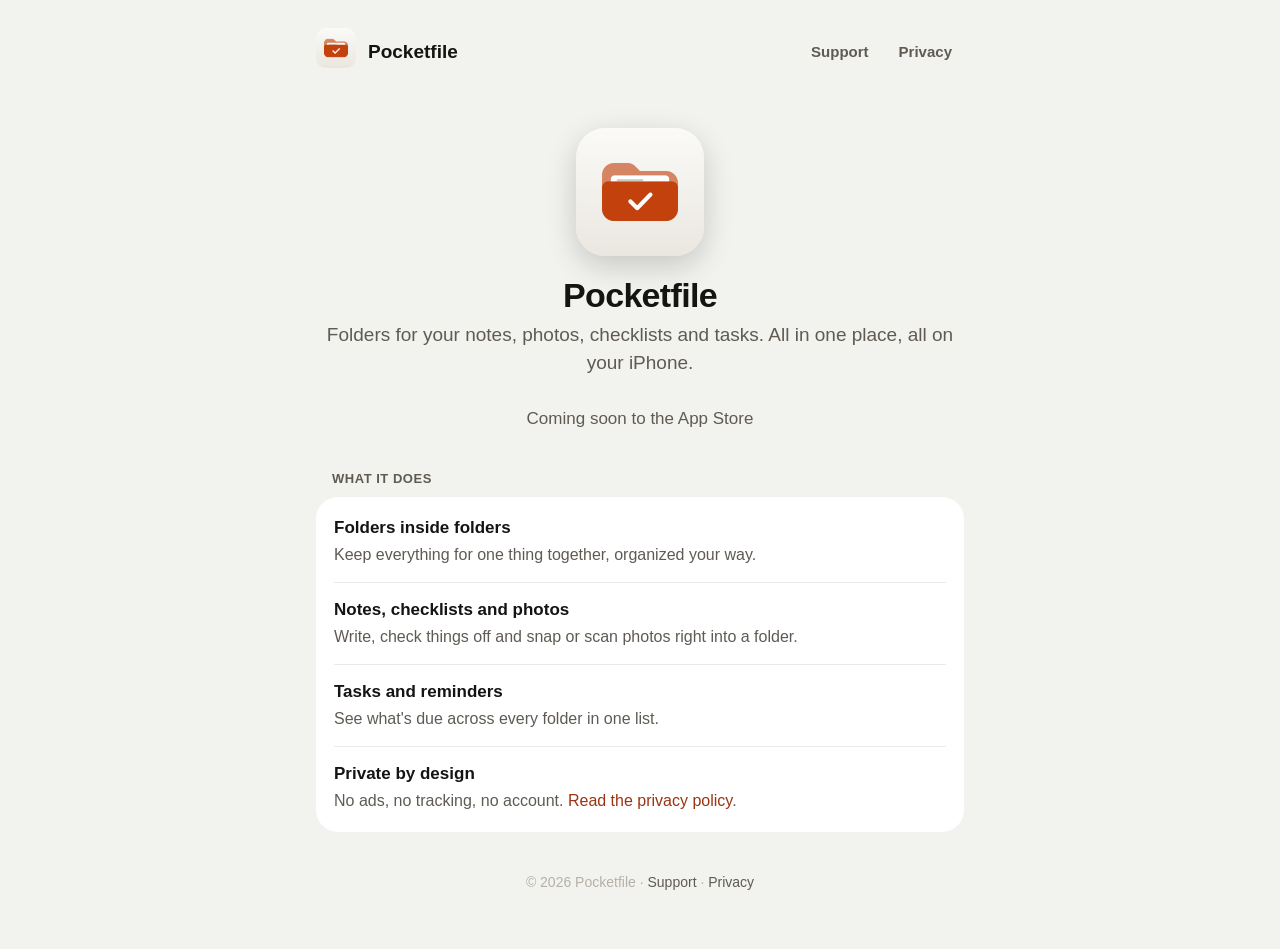
<file: index.html>
<!doctype html><html lang="en"><head><meta charset="utf-8"><meta name="viewport" content="width=device-width, initial-scale=1"><link rel="stylesheet" href="style.css"><link rel="icon" href="favicon.png"><link rel="apple-touch-icon" href="apple-touch-icon.png"><title>Pocketfile</title><meta name="description" content="Folders for your notes, photos, checklists and tasks."></head><body><div class="wrap">
<nav class="nav"><a href="./"><img class="icon-light" src="icon-light.png" alt=""><img class="icon-dark" src="icon-dark.png" alt=""></a><a class="name" href="./">Pocketfile</a>
<div class="links"><a href="support.html">Support</a><a href="privacy.html">Privacy</a></div></nav>
<div class="hero"><img class="icon-light" src="icon-light.png" alt="Pocketfile icon"><img class="icon-dark" src="icon-dark.png" alt="Pocketfile icon">
<h1>Pocketfile</h1><p class="lede">Folders for your notes, photos, checklists and tasks. All in one place, all on your iPhone.</p>
<span class="muted">Coming soon to the App Store</span></div>
<h2>What it does</h2>
<div class="card">
<div class="row"><b>Folders inside folders</b><span>Keep everything for one thing together, organized your way.</span></div>
<div class="row"><b>Notes, checklists and photos</b><span>Write, check things off and snap or scan photos right into a folder.</span></div>
<div class="row"><b>Tasks and reminders</b><span>See what's due across every folder in one list.</span></div>
<div class="row"><b>Private by design</b><span>No ads, no tracking, no account. <a href="privacy.html">Read the privacy policy</a>.</span></div>
</div>
<footer>© 2026 Pocketfile · <a href="support.html">Support</a> · <a href="privacy.html">Privacy</a></footer>
</div></body></html>
</file>
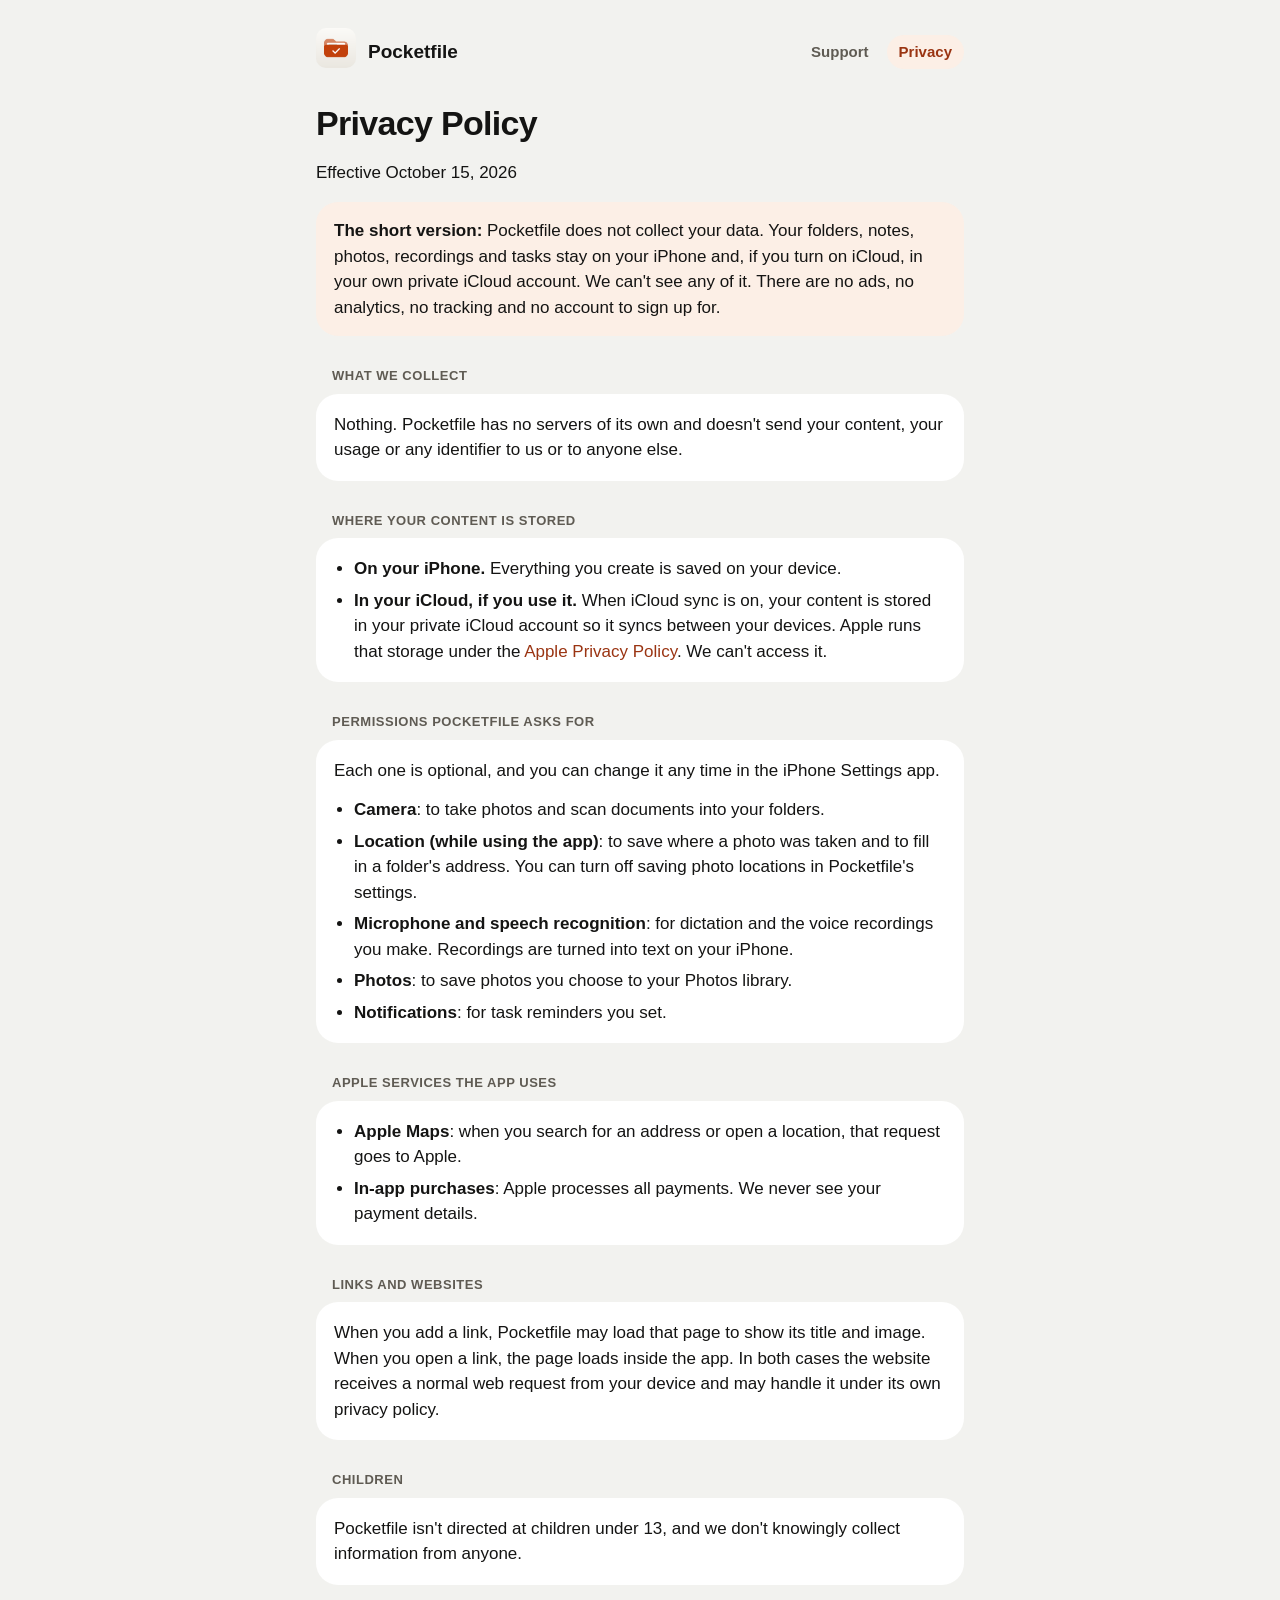
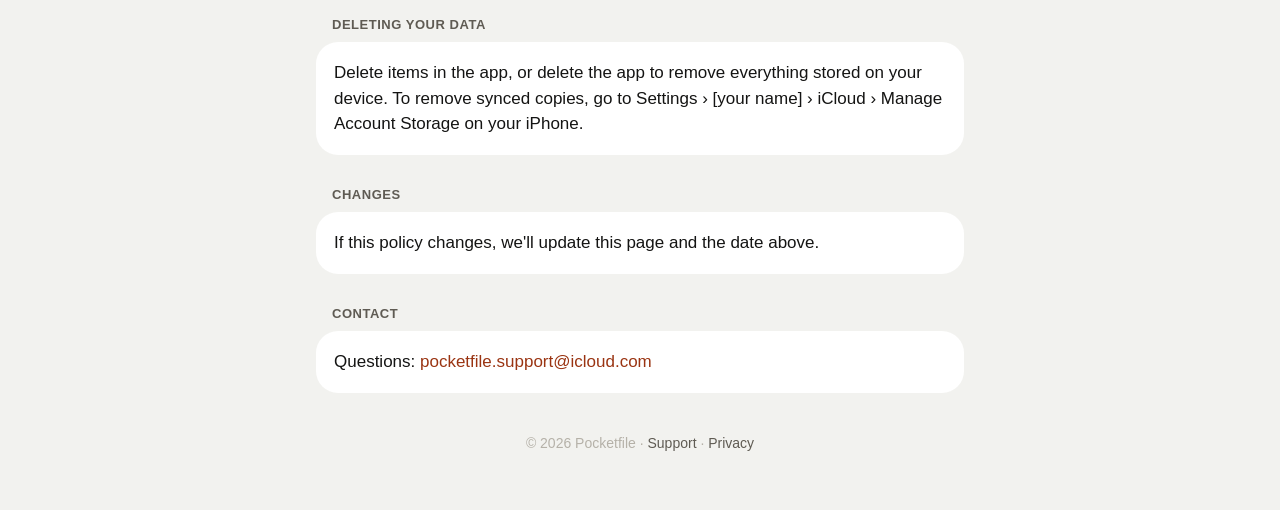
<file: privacy.html>
<!doctype html><html lang="en"><head><meta charset="utf-8"><meta name="viewport" content="width=device-width, initial-scale=1"><link rel="stylesheet" href="style.css"><link rel="icon" href="favicon.png"><link rel="apple-touch-icon" href="apple-touch-icon.png"><title>Pocketfile Privacy Policy</title></head><body><div class="wrap">
<nav class="nav"><a href="./"><img class="icon-light" src="icon-light.png" alt=""><img class="icon-dark" src="icon-dark.png" alt=""></a><a class="name" href="./">Pocketfile</a>
<div class="links"><a href="support.html">Support</a><a href="privacy.html" class="on">Privacy</a></div></nav>

<h1>Privacy Policy</h1><p class=\"lede\">Effective October 15, 2026</p>

<div class="summary"><b>The short version:</b> Pocketfile does not collect your data. Your folders, notes, photos, recordings and tasks stay on your iPhone and, if you turn on iCloud, in your own private iCloud account. We can't see any of it. There are no ads, no analytics, no tracking and no account to sign up for.</div>

<h2>What we collect</h2><div class="card"><p>Nothing. Pocketfile has no servers of its own and doesn't send your content, your usage or any identifier to us or to anyone else.</p></div>
<h2>Where your content is stored</h2><div class="card"><ul>
  <li><strong>On your iPhone.</strong> Everything you create is saved on your device.</li>
  <li><strong>In your iCloud, if you use it.</strong> When iCloud sync is on, your content is stored in your private iCloud account so it syncs between your devices. Apple runs that storage under the <a href="https://www.apple.com/legal/privacy/">Apple Privacy Policy</a>. We can't access it.</li>
</ul></div>
<h2>Permissions Pocketfile asks for</h2><div class="card"><p>Each one is optional, and you can change it any time in the iPhone Settings app.</p>
<ul>
  <li><strong>Camera</strong>: to take photos and scan documents into your folders.</li>
  <li><strong>Location (while using the app)</strong>: to save where a photo was taken and to fill in a folder's address. You can turn off saving photo locations in Pocketfile's settings.</li>
  <li><strong>Microphone and speech recognition</strong>: for dictation and the voice recordings you make. Recordings are turned into text on your iPhone.</li>
  <li><strong>Photos</strong>: to save photos you choose to your Photos library.</li>
  <li><strong>Notifications</strong>: for task reminders you set.</li>
</ul></div>
<h2>Apple services the app uses</h2><div class="card"><ul>
  <li><strong>Apple Maps</strong>: when you search for an address or open a location, that request goes to Apple.</li>
  <li><strong>In-app purchases</strong>: Apple processes all payments. We never see your payment details.</li>
</ul></div>
<h2>Links and websites</h2><div class="card"><p>When you add a link, Pocketfile may load that page to show its title and image. When you open a link, the page loads inside the app. In both cases the website receives a normal web request from your device and may handle it under its own privacy policy.</p></div>
<h2>Children</h2><div class="card"><p>Pocketfile isn't directed at children under 13, and we don't knowingly collect information from anyone.</p></div>
<h2>Deleting your data</h2><div class="card"><p>Delete items in the app, or delete the app to remove everything stored on your device. To remove synced copies, go to Settings › [your name] › iCloud › Manage Account Storage on your iPhone.</p></div>
<h2>Changes</h2><div class="card"><p>If this policy changes, we'll update this page and the date above.</p></div>
<h2>Contact</h2><div class="card"><p>Questions: <a href="mailto:pocketfile.support@icloud.com">pocketfile.support@icloud.com</a></p></div>
<footer>© 2026 Pocketfile · <a href="support.html">Support</a> · <a href="privacy.html">Privacy</a></footer>
</div></body></html>
</file>
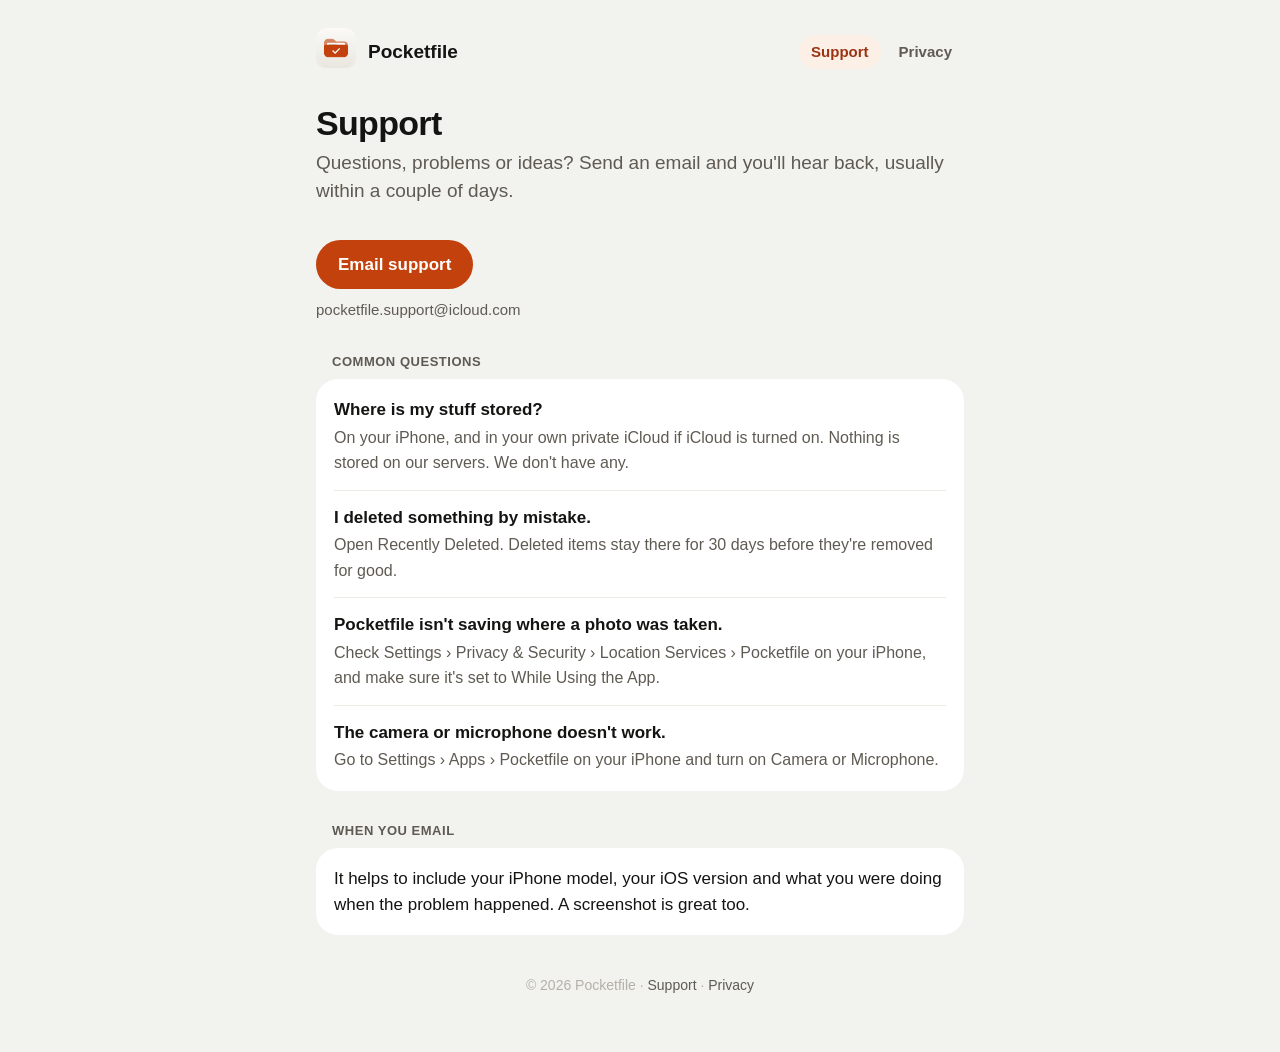
<file: support.html>
<!doctype html><html lang="en"><head><meta charset="utf-8"><meta name="viewport" content="width=device-width, initial-scale=1"><link rel="stylesheet" href="style.css"><link rel="icon" href="favicon.png"><link rel="apple-touch-icon" href="apple-touch-icon.png"><title>Pocketfile Support</title></head><body><div class="wrap">
<nav class="nav"><a href="./"><img class="icon-light" src="icon-light.png" alt=""><img class="icon-dark" src="icon-dark.png" alt=""></a><a class="name" href="./">Pocketfile</a>
<div class="links"><a href="support.html" class="on">Support</a><a href="privacy.html">Privacy</a></div></nav>
<h1>Support</h1><p class="lede">Questions, problems or ideas? Send an email and you'll hear back, usually within a couple of days.</p>
<a class="btn" href="mailto:pocketfile.support@icloud.com?subject=Pocketfile%20support">Email support</a>
<p class="muted" style="margin-top:10px;font-size:15px">pocketfile.support@icloud.com</p>
<h2>Common questions</h2>
<div class="card">
<div class="row"><b>Where is my stuff stored?</b><span>On your iPhone, and in your own private iCloud if iCloud is turned on. Nothing is stored on our servers. We don't have any.</span></div>
<div class="row"><b>I deleted something by mistake.</b><span>Open Recently Deleted. Deleted items stay there for 30 days before they're removed for good.</span></div>
<div class="row"><b>Pocketfile isn't saving where a photo was taken.</b><span>Check Settings › Privacy &amp; Security › Location Services › Pocketfile on your iPhone, and make sure it's set to While Using the App.</span></div>
<div class="row"><b>The camera or microphone doesn't work.</b><span>Go to Settings › Apps › Pocketfile on your iPhone and turn on Camera or Microphone.</span></div>
</div>
<h2>When you email</h2>
<div class="card"><p>It helps to include your iPhone model, your iOS version and what you were doing when the problem happened. A screenshot is great too.</p></div>
<footer>© 2026 Pocketfile · <a href="support.html">Support</a> · <a href="privacy.html">Privacy</a></footer>
</div></body></html>
</file>
<file: style.css>
/* Colors match Pocketfile's Daylight (light) and Midnight (dark) themes. */
:root{
  --bg:#F2F2EF; --surface:#FFFFFF; --line:#ECEAE5; --tile:#F0EFEB;
  --text:#141413; --muted:#5F5B53; --faint:#B5B1A8;
  --accent:#C2410C; --accentText:#9A3412; --accentSoft:#FCEFE6; --onAccent:#FFFFFF;
  color-scheme:light dark;
}
@media (prefers-color-scheme:dark){
  :root{
    --bg:#18191B; --surface:#242528; --line:#2F3134; --tile:#323438;
    --text:#F1EFEA; --muted:#9C988F; --faint:#5E5B55;
    --accent:#F2D37E; --accentText:#F2D37E; --accentSoft:#2B2820; --onAccent:#1E1F22;
  }
  .icon-light{display:none!important} .icon-dark{display:block!important}
}
*{box-sizing:border-box}
html{-webkit-text-size-adjust:100%}
body{margin:0;background:var(--bg);color:var(--text);
  font:17px/1.5 -apple-system,BlinkMacSystemFont,"SF Pro Text","Helvetica Neue",Arial,sans-serif;
  -webkit-font-smoothing:antialiased}
.wrap{max-width:680px;margin:0 auto;padding:28px 16px 56px}
a{color:var(--accentText);text-decoration:none} a:hover{text-decoration:underline}
.nav{display:flex;align-items:center;gap:12px;margin-bottom:28px}
.nav img{width:40px;height:40px;border-radius:10px}
.nav .name{font-weight:700;font-size:19px;color:var(--text)}
.nav .links{margin-left:auto;display:flex;gap:6px}
.nav .links a{padding:6px 12px;border-radius:999px;font-size:15px;font-weight:600;color:var(--muted)}
.nav .links a.on{background:var(--accentSoft);color:var(--accentText)}
.icon-dark{display:none}
h1{font-size:34px;line-height:1.15;letter-spacing:-.02em;margin:0 0 6px}
.lede{color:var(--muted);font-size:19px;margin:0 0 28px}
h2{font-size:13px;font-weight:600;letter-spacing:.04em;text-transform:uppercase;color:var(--muted);margin:30px 16px 8px}
.card{background:var(--surface);border-radius:22px;padding:4px 18px;overflow:hidden}
.card p,.card ul{margin:14px 0}
.card ul{padding-left:20px} .card li{margin:6px 0}
.row{padding:14px 0;border-top:1px solid var(--line)} .row:first-child{border-top:0}
.row b{display:block;margin-bottom:2px}
.row span{color:var(--muted);font-size:16px}
.hero{display:flex;flex-direction:column;align-items:center;text-align:center;padding:24px 0 8px}
.hero img{width:128px;height:128px;border-radius:29px;box-shadow:0 10px 30px rgba(0,0,0,.18);margin-bottom:20px}
.btn{display:inline-block;background:var(--accent);color:var(--onAccent);font-weight:600;padding:12px 22px;border-radius:999px;margin-top:6px}
.btn:hover{text-decoration:none;opacity:.9}
.summary{background:var(--accentSoft);border-radius:22px;padding:16px 18px;margin-bottom:8px}
.muted{color:var(--muted)}
footer{margin-top:40px;text-align:center;color:var(--faint);font-size:14px}
footer a{color:var(--muted)}
</file>
